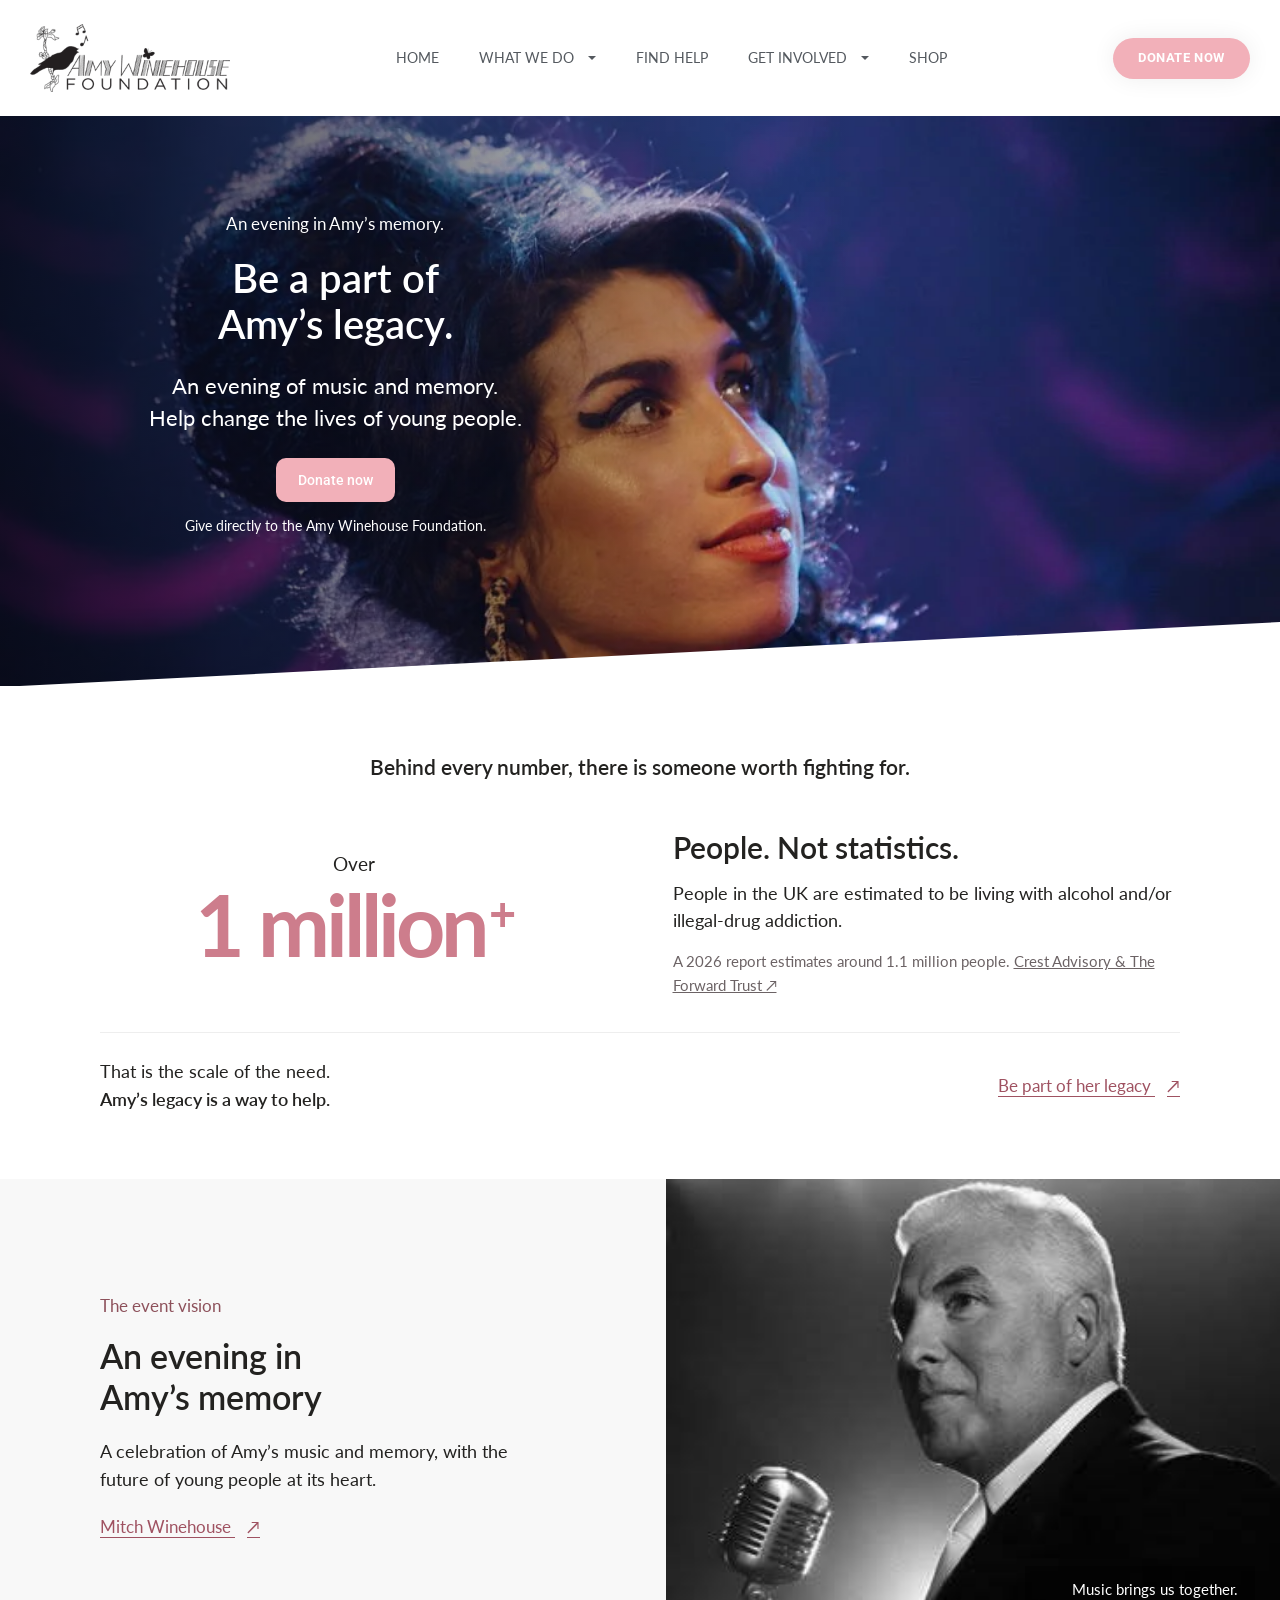
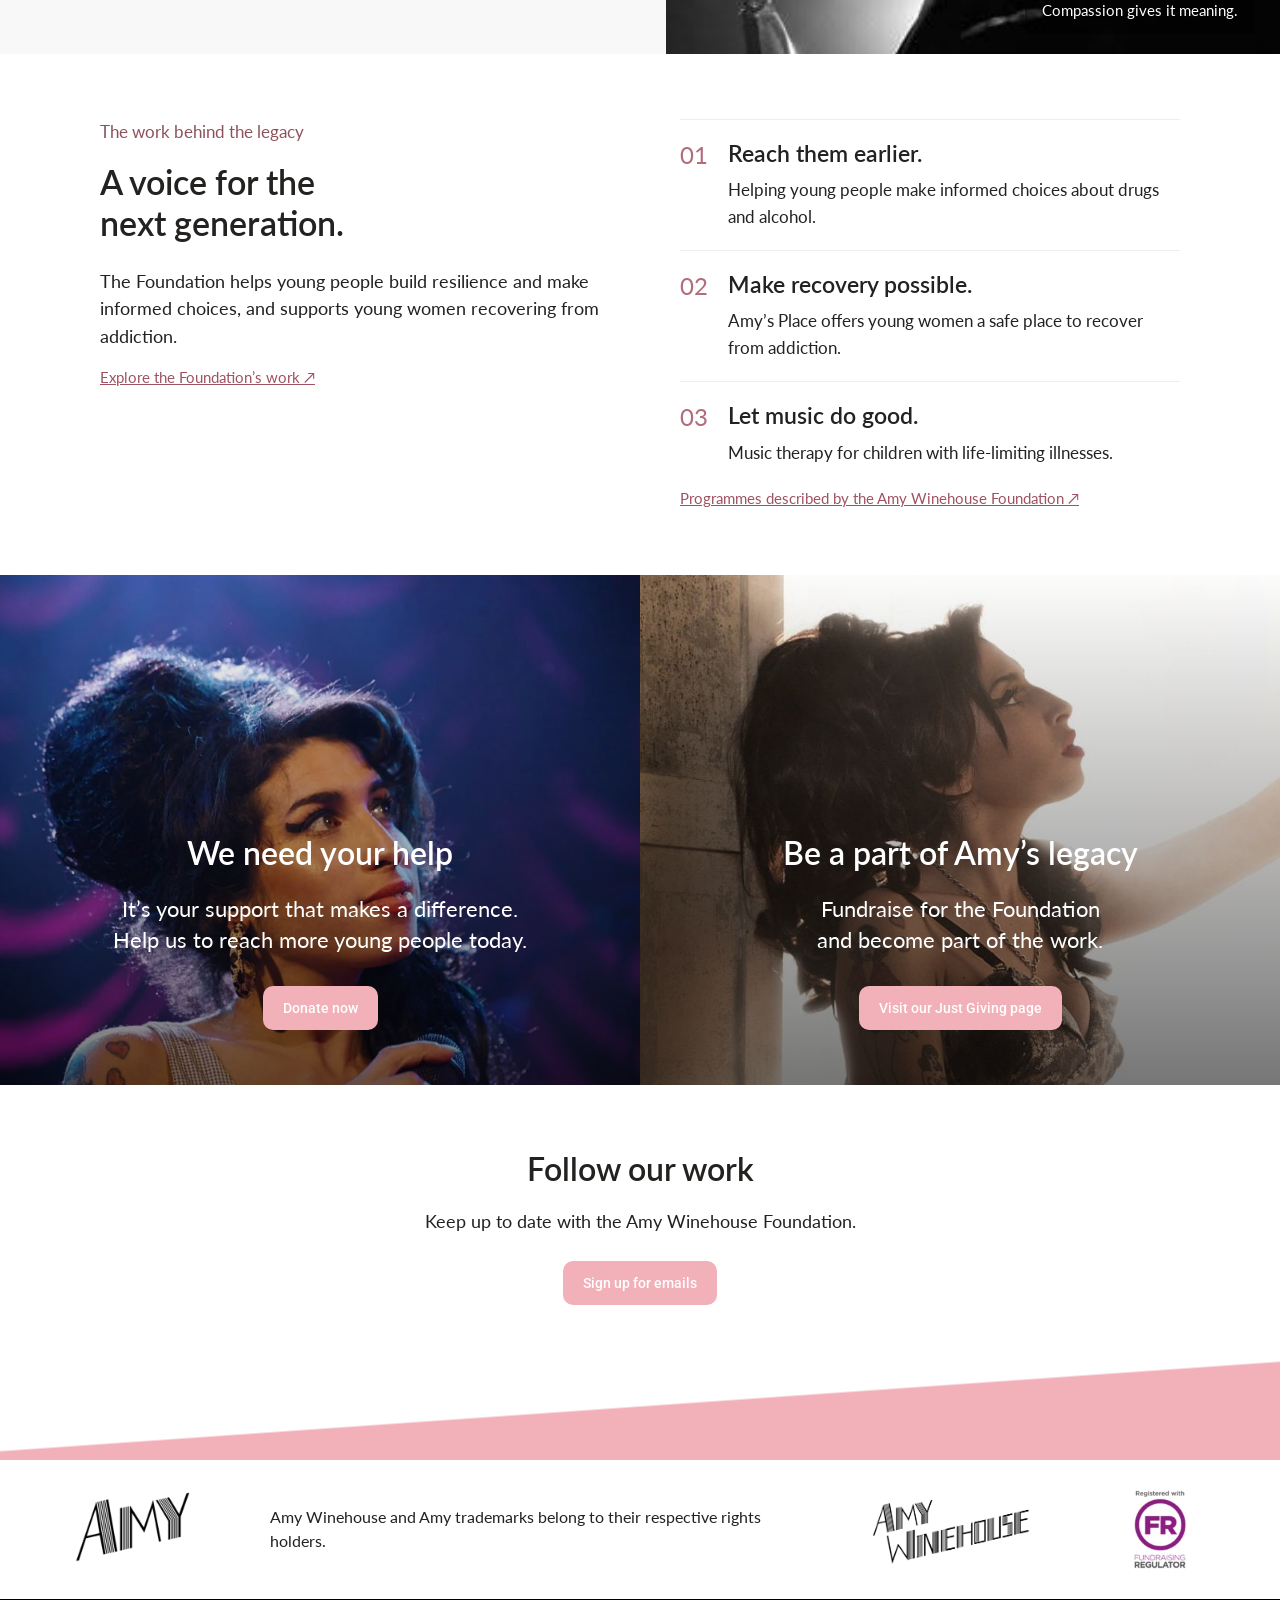
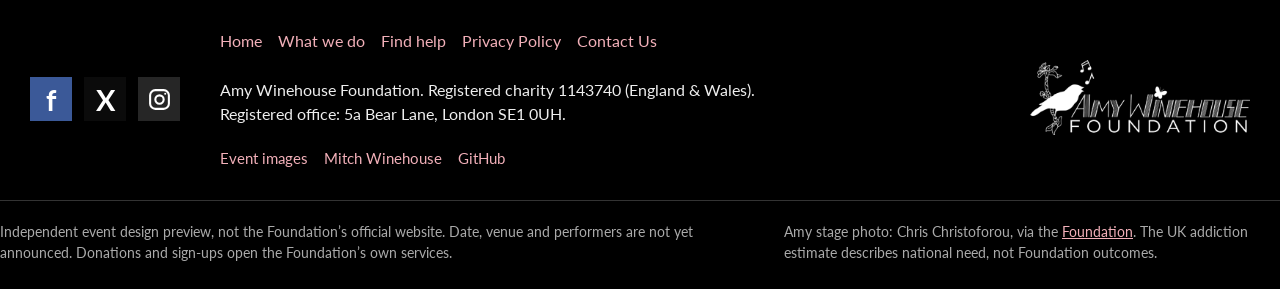
<file: index.html>
<!doctype html>
<html lang="en">
<head>
<meta charset="utf-8">
<meta name="viewport" content="width=device-width,initial-scale=1">
<title>For Amy. For life. | Amy Winehouse Foundation event</title>
<meta name="description" content="An evening in Amy's memory. Support the Amy Winehouse Foundation and help give young people a stronger future.">
<meta property="og:title" content="For Amy. For life.">
<meta property="og:description" content="Her legacy. Their future. Support the Amy Winehouse Foundation.">
<meta property="og:image" content="https://gitteromri-ux.github.io/amy-winehouse-foundation-event/assets/amy-stage.webp">
<meta name="theme-color" content="#100c16">
<link rel="preconnect" href="https://fonts.googleapis.com">
<link rel="preconnect" href="https://fonts.gstatic.com" crossorigin>
<link rel="stylesheet" href="event.css">
</head>
<body>
<header class="site-header">
 <a class="logo" href="https://amywinehousefoundation.org/" aria-label="Amy Winehouse Foundation official website"><img src="assets/foundation-logo-black.png" alt="Amy Winehouse Foundation" width="200" height="68"></a>
 <button class="menu-toggle" aria-expanded="false" aria-controls="foundation-nav" aria-label="Open navigation"><span></span><span></span><span></span></button>
 <nav id="foundation-nav" aria-label="Main navigation">
  <a href="https://amywinehousefoundation.org/">Home</a>
  <details><summary>What we do</summary><div class="dropdown"><a href="https://amywinehousefoundation.org/what-we-do/">Our work</a><a href="https://amywinehousefoundation.org/what-we-do/resilience-work-with-young-people/">Resilience Programme for Schools</a><a href="https://amywinehousefoundation.org/what-we-do/amys-place-recovery-housing-for-young-women/">Amy’s Place</a><a href="https://amywinehousefoundation.org/what-we-do/music-therapy-for-children/">Music therapy for children</a></div></details>
  <a href="https://amywinehousefoundation.org/find-help/">Find help</a>
  <details><summary>Get involved</summary><div class="dropdown"><a href="https://amywinehousefoundation.org/support-our-work/">Donate</a><a href="https://amywinehousefoundation.org/volunteer/">Volunteer</a><a href="https://amywinehousefoundation.org/fundraising/">Challenge yourself</a><a href="#the-evening">The event</a></div></details>
  <a href="https://shop.amywinehousefoundation.org/">Shop</a>
 </nav>
 <a class="button nav-donate" href="https://amywinehousefoundation.org/support-our-work/" target="_blank" rel="noopener">Donate now</a>
</header>
<main>
 <section class="hero" id="top" aria-labelledby="hero-title">
  <div class="portrait" role="img" aria-label="Close-up of Amy Winehouse on stage, her face illuminated by concert lights"></div>
  <div class="stage-light light-one" aria-hidden="true"></div><div class="stage-light light-two" aria-hidden="true"></div>
  <div class="hero-content">
   <p class="hero-intro">An evening in Amy’s memory.</p>
   <h1 id="hero-title">Be a part of <br><span>Amy’s legacy.</span></h1>
   <p class="hero-description">An evening of music and memory.<br>Help change the lives of young people.</p>
   <a class="button hero-donate" href="https://amywinehousefoundation.org/support-our-work/" target="_blank" rel="noopener">Donate now</a>
   <p class="donation-note">Give directly to the Amy Winehouse Foundation.</p>
  </div>
  <div class="hero-bottom" aria-hidden="true"></div>
 </section>
 <section class="reason" id="the-reason" aria-labelledby="reason-title">
  <div class="stat-intro"><p>Behind every number, <br>there is someone worth fighting for.</p><span class="rule" aria-hidden="true"></span></div>
  <div class="stat-layout">
   <div class="number"><span>Over</span><strong>1 million<span class="plus">+</span></strong></div>
   <div class="stat-copy"><h2 id="reason-title">People. <br>Not statistics.</h2><p>People in the UK are estimated to be living with alcohol and/or illegal-drug addiction.</p><p class="stat-source">A 2026 report estimates around 1.1 million people. <a href="https://www.crestadvisory.com/post/addiction-in-the-uk" target="_blank" rel="noopener">Crest Advisory &amp; The Forward Trust ↗</a></p></div>
  </div>
  <div class="reason-footer"><p>That is the scale of the need.<br><strong>Amy’s legacy is a way to help.</strong></p><a class="underlined" href="https://amywinehousefoundation.org/support-our-work/" target="_blank" rel="noopener">Be part of her legacy <span aria-hidden="true">↗</span></a></div>
 </section>
 <section class="evening" id="the-evening" aria-labelledby="evening-title">
  <div class="scene" aria-hidden="true">
   <div class="beam beam-a"></div><div class="beam beam-b"></div><div class="beam beam-c"></div>
   <div class="stage-floor"></div><div class="scene-glow"></div>
   <img src="assets/mitch-microphone.png" alt="" class="mitch-stage">
   <svg class="sound-lines" viewBox="0 0 900 600" fill="none"><path d="M-100 470 Q450 80 1000 470 M-100 500 Q450 110 1000 500 M-100 530 Q450 140 1000 530" stroke="currentColor" stroke-width=".6"/></svg>
  </div>
  <div class="evening-copy"><p class="section-intro">The event vision</p><h2 id="evening-title">An evening in<br><span>Amy’s memory</span></h2><p>A celebration of Amy’s music and memory, with the future of young people at its heart.</p><a href="mitch.html" class="underlined">Mitch Winehouse <span aria-hidden="true">↗</span></a></div>
  <div class="evening-caption">Music brings us together.<br>Compassion gives it meaning.</div>
 </section>
 <section class="impact" id="the-foundation" aria-labelledby="impact-title">
  <div class="impact-heading"><p class="section-intro">The work behind the legacy</p><h2 id="impact-title">A voice for the<br>next generation.</h2><p>The Foundation helps young people build resilience and make informed choices, and supports young women recovering from addiction. <a class="inline-source" href="https://amywinehousefoundation.org/" target="_blank" rel="noopener">Explore the Foundation’s work ↗</a></p></div>
  <div class="impact-list">
   <article><span class="index">01</span><div><h3>Reach them earlier.</h3><p>Helping young people make informed choices about drugs and alcohol.</p></div></article>
   <article><span class="index">02</span><div><h3>Make recovery possible.</h3><p>Amy’s Place offers young women a safe place to recover from addiction.</p></div></article>
   <article><span class="index">03</span><div><h3>Let music do good.</h3><p>Music therapy for children with life-limiting illnesses.</p></div></article>
   <a class="programme-source" href="https://amywinehousefoundation.org/" target="_blank" rel="noopener">Programmes described by the Amy Winehouse Foundation ↗</a>
  </div>
 </section>
 <section class="closing" aria-label="Support Amy’s legacy">
  <article class="support-panel support-amy"><div><h2>We need your help</h2><p>It’s your support that makes a difference.<br>Help us to reach more young people today.</p><a class="button" href="https://amywinehousefoundation.org/support-our-work/" target="_blank" rel="noopener">Donate now</a></div></article>
  <article class="support-panel support-legacy"><div><h2>Be a part of Amy’s legacy</h2><p>Fundraise for the Foundation<br>and become part of the work.</p><a class="button" href="https://www.justgiving.com/amywinehousefoundation" target="_blank" rel="noopener">Visit our Just Giving page</a></div></article>
 </section>
 <section class="follow"><h2>Follow our work</h2><p>Keep up to date with the Amy Winehouse Foundation.</p><a class="button" href="https://app.etapestry.com/onlineforms/AmyWinehouseFoundationTrading/emailsignup.html" target="_blank" rel="noopener">Sign up for emails</a></section>
</main>
<footer>
 <div class="footer-slope" aria-hidden="true"></div>
 <div class="brand-strip"><img src="assets/amy-wordmark.webp" alt="Amy" width="120" height="81"><p>Amy Winehouse and Amy trademarks belong to their respective rights holders.</p><img src="assets/amy-winehouse-wordmark.webp" alt="Amy Winehouse" width="160" height="69"><a href="https://amywinehousefoundation.org/" class="regulator" aria-label="View the Foundation’s official registration information"><img src="assets/fundraising-regulator.webp" alt="Fundraising Regulator registration shown on the Foundation’s official website" width="100" height="83"></a></div>
 <div class="footer-main">
  <div class="socials"><a href="https://www.facebook.com/amywinehousefoundation/" aria-label="Foundation Facebook" class="facebook">f</a><a href="https://x.com/AmysFoundation" aria-label="Foundation X" class="twitter">X</a><a href="https://www.instagram.com/amysfoundation/" aria-label="Foundation Instagram" class="instagram"><svg viewBox="0 0 24 24" aria-hidden="true"><rect x="3" y="3" width="18" height="18" rx="5"/><circle cx="12" cy="12" r="4"/><circle cx="17.5" cy="6.5" r="1" fill="currentColor" stroke="none"/></svg></a></div>
  <div class="footer-information"><nav aria-label="Footer navigation"><a href="https://amywinehousefoundation.org/">Home</a><a href="https://amywinehousefoundation.org/what-we-do/">What we do</a><a href="https://amywinehousefoundation.org/find-help/">Find help</a><a href="https://amywinehousefoundation.org/privacy-notice/">Privacy Policy</a><a href="mailto:info@amywinehousefoundation.org">Contact Us</a></nav><p>Amy Winehouse Foundation. Registered charity 1143740 (England &amp; Wales).<br>Registered office: 5a Bear Lane, London SE1 0UH.</p><nav class="resource-links" aria-label="Event resources"><a href="images.html">Event images</a><a href="mitch.html">Mitch Winehouse</a><a href="https://github.com/gitteromri-ux/amy-winehouse-foundation-event">GitHub</a></nav></div>
  <a class="footer-logo" href="https://amywinehousefoundation.org/"><img src="assets/foundation-logo.png" alt="Amy Winehouse Foundation" width="220" height="75"></a>
 </div>
 <div class="footer-notes"><p>Independent event design preview, not the Foundation’s official website. Date, venue and performers are not yet announced. Donations and sign-ups open the Foundation’s own services.</p><p>Amy stage photo: Chris Christoforou, via the <a href="https://amywinehousefoundation.org/">Foundation</a>. The UK addiction estimate describes national need, not Foundation outcomes.</p></div>
</footer>
<script>const toggle=document.querySelector('.menu-toggle'),nav=document.querySelector('#foundation-nav');toggle.addEventListener('click',()=>{const open=toggle.getAttribute('aria-expanded')!=='true';toggle.setAttribute('aria-expanded',String(open));nav.classList.toggle('is-open',open)});document.addEventListener('keydown',e=>{if(e.key==='Escape'){document.querySelectorAll('details[open]').forEach(d=>d.open=false);toggle.setAttribute('aria-expanded','false');nav.classList.remove('is-open')}});</script>
</body>
</html>
</file>
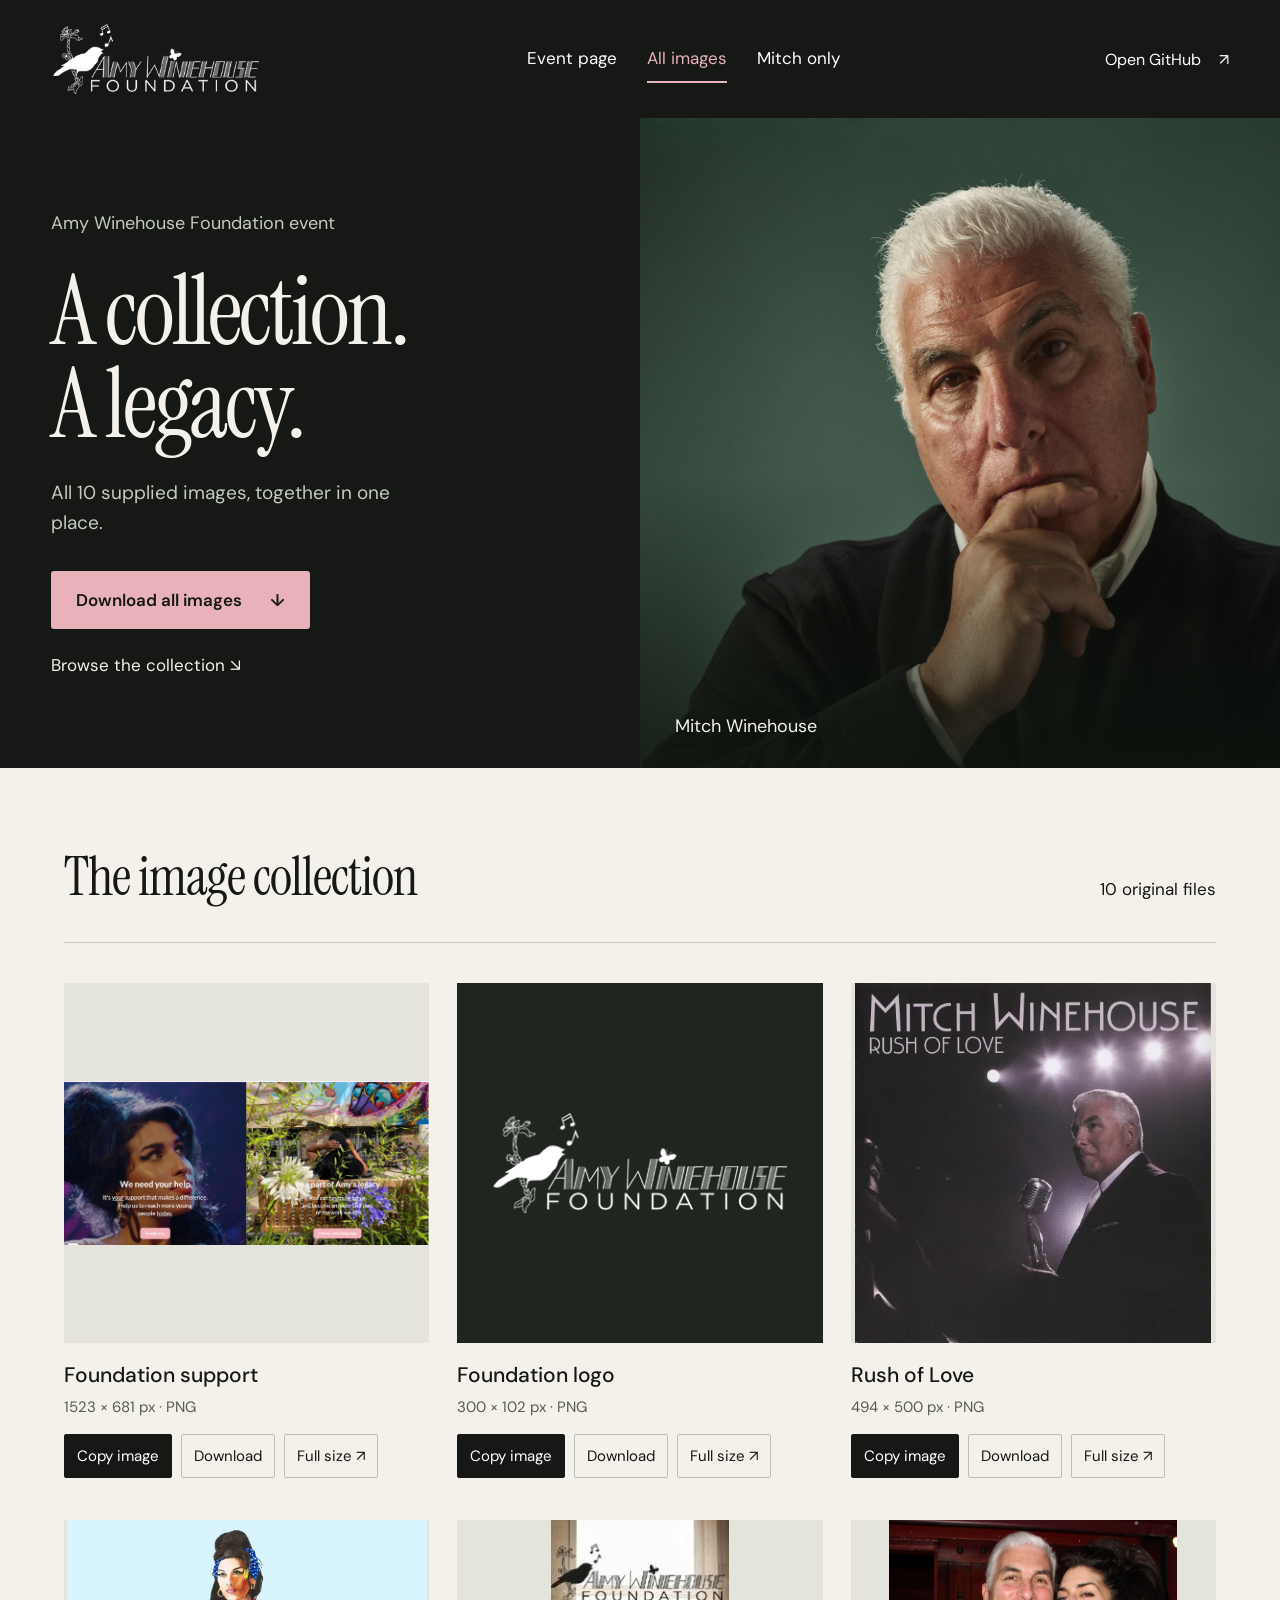
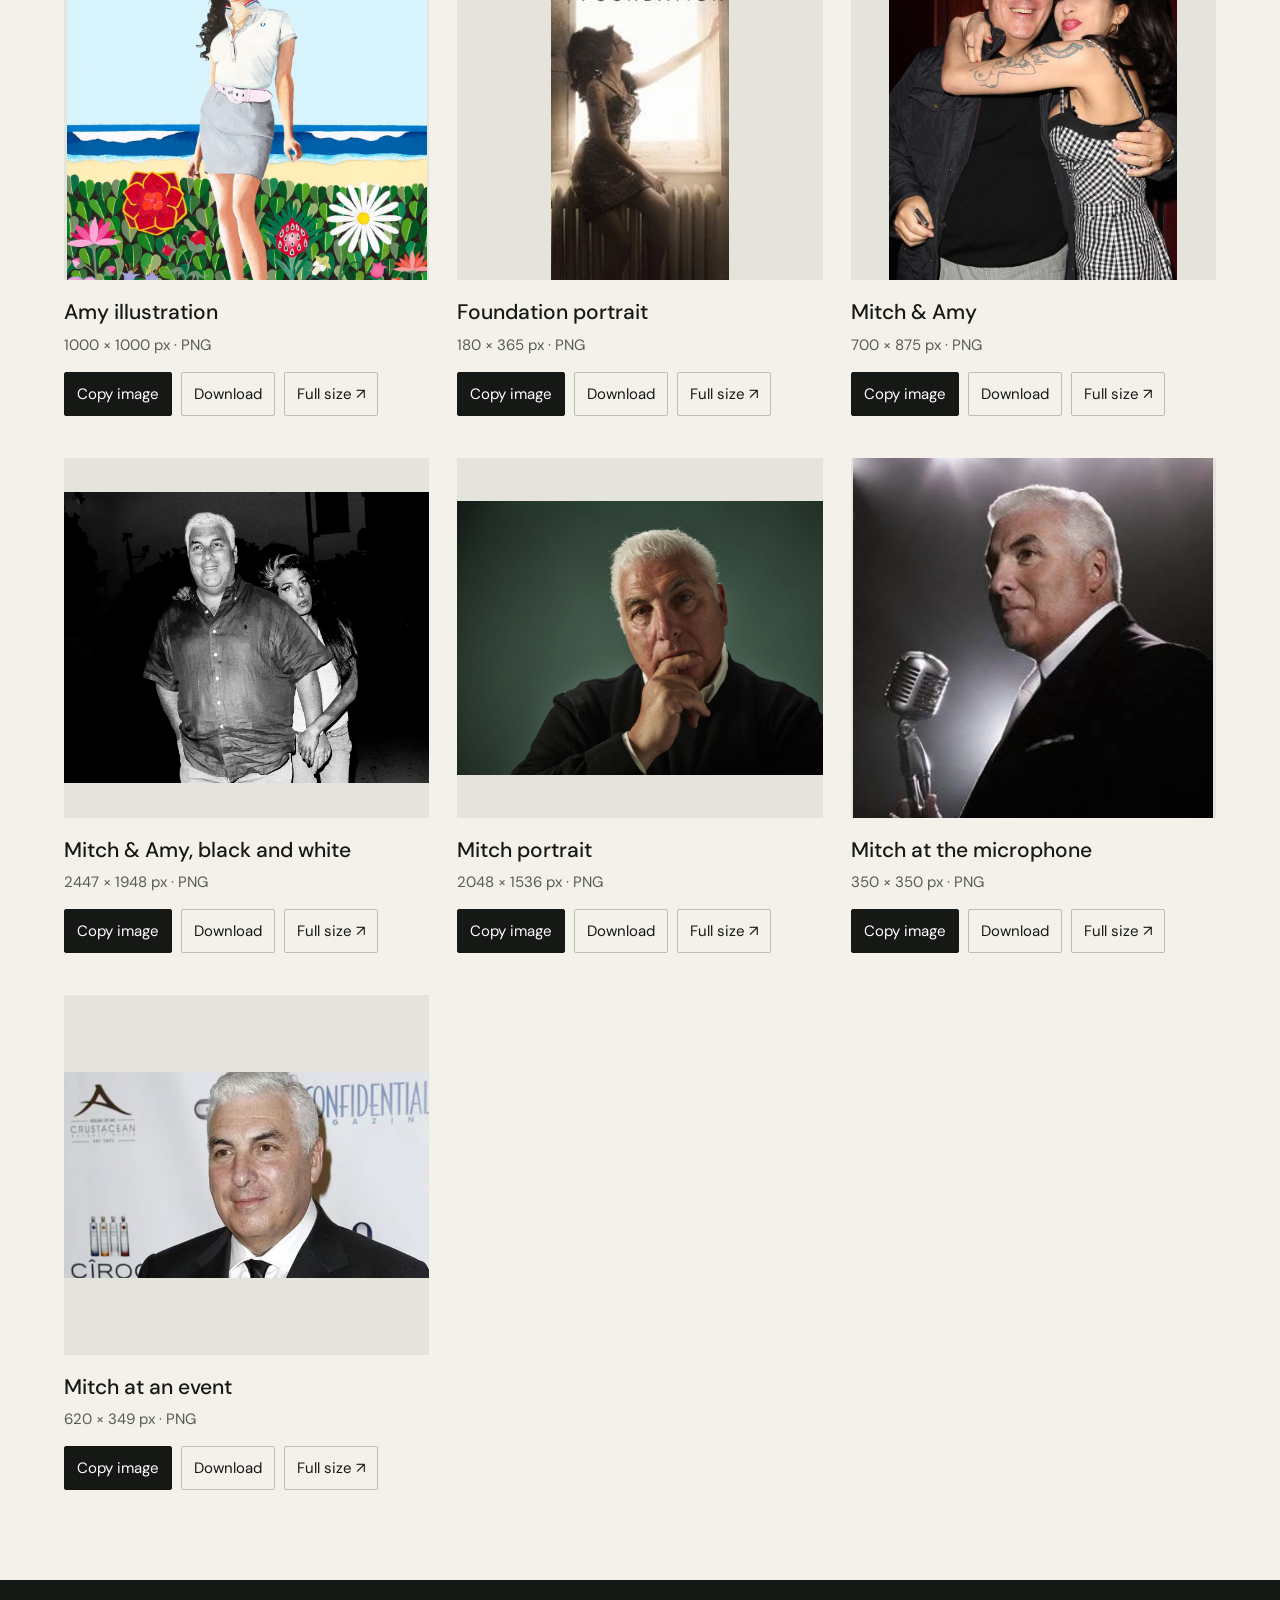
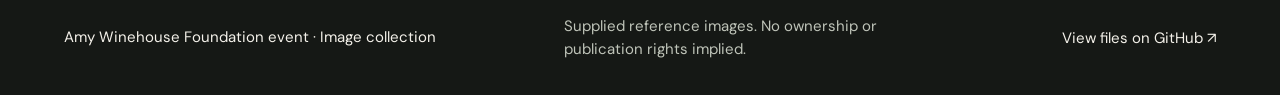
<file: images.html>
<!doctype html>
<html lang="en">
<head>
  <meta charset="utf-8">
  <meta name="viewport" content="width=device-width,initial-scale=1">
  <title>Amy Winehouse Foundation event | Image collection</title>
  <meta name="description" content="Supplied image collection for the Amy Winehouse Foundation event, with a separate Mitch Winehouse gallery.">
  <link rel="stylesheet" href="style.css">
  <script src="gallery.js" defer></script>
</head>
<body>
  <header class="header">
    <a class="brand" href="index.html" aria-label="All event images"><img src="assets/foundation-logo.png" alt="Amy Winehouse Foundation"></a>
    <nav aria-label="Collections"><a href="index.html">Event page</a><a href="images.html" data-nav="all">All images</a><a href="mitch.html" data-nav="mitch">Mitch only</a></nav>
    <a class="repo" href="https://github.com/gitteromri-ux/amy-winehouse-foundation-event" target="_blank" rel="noopener">Open GitHub <span aria-hidden="true">↗</span></a>
  </header>
  <main>
    <section class="hero">
      <div class="hero-copy">
        <p class="context">Amy Winehouse Foundation event</p>
        <h1 id="headline">A collection.<br>A legacy.</h1>
        <p class="intro" id="intro">All 10 supplied images, together in one place.</p>
        <a class="primary" id="zip" href="downloads/all-event-images.zip" download>Download all images <span aria-hidden="true">↓</span></a>
        <a class="text-link" href="#collection">Browse the collection <span aria-hidden="true">↘</span></a>
      </div>
      <div class="hero-photo"><img src="assets/mitch-portrait.png" alt="Mitch Winehouse portrait"><span class="photo-caption">Mitch Winehouse</span></div>
    </section>
    <section class="collection" id="collection">
      <div class="section-head"><h2 id="collection-title">The image collection</h2><p id="count">10 original files</p></div>
      <div class="grid" id="gallery"></div>
    </section>
  </main>
  <footer><p>Amy Winehouse Foundation event · Image collection</p><p>Supplied reference images. No ownership or publication rights implied.</p><a href="https://github.com/gitteromri-ux/amy-winehouse-foundation-event" target="_blank" rel="noopener">View files on GitHub ↗</a></footer>
  <div id="status" role="status" aria-live="polite"></div>
</body>
</html>
</file>
<file: event.css>
@import url('https://fonts.googleapis.com/css2?family=Lato:wght@400;500;600;700&family=Roboto:wght@400;500;700&display=swap');
:root{--pink:#f2b0b9;--text:#232220;--grey:#54595f}*{box-sizing:border-box}html{scroll-behavior:smooth;scroll-padding-top:30px}body{margin:0;color:var(--text);background:white;font-family:Lato,sans-serif;font-size:18px;font-weight:400}a{color:inherit;text-decoration:none}p{margin:0;line-height:1.55}h1,h2,h3{margin:0;font-weight:600;line-height:1.2}a:focus-visible,button:focus-visible,summary:focus-visible{outline:3px solid #a84759;outline-offset:4px}h2{font-size:32px}.site-header{display:flex;align-items:center;justify-content:space-between;gap:26px;max-width:1400px;margin:auto;padding:24px 30px;min-height:116px;position:relative;z-index:20;background:#fff}.logo img{display:block;width:200px;height:68px;object-fit:contain}.site-header nav{display:flex;align-items:center;justify-content:center;gap:0;flex-wrap:wrap;max-width:760px}.site-header nav>a,.site-header summary{font-size:14px;font-weight:400;color:var(--grey);text-transform:uppercase;display:flex;align-items:center;padding:16px 20px;cursor:pointer;line-height:1.15;white-space:nowrap}.site-header summary{list-style:none;gap:14px}.site-header summary::-webkit-details-marker{display:none}.site-header summary:after{content:"";border:4px solid transparent;border-top-color:var(--grey);transform:translateY(2px)}details{position:relative}.dropdown{position:absolute;top:100%;left:0;min-width:275px;background:#fff;box-shadow:0 6px 20px #0002;padding:12px 0;border-top:3px solid var(--pink)}.dropdown a{display:block;font-size:15px;padding:13px 20px;color:var(--grey);line-height:1.4}.dropdown a:hover{background:#faf0f2}.button{font-family:Roboto,sans-serif;font-size:14px;font-weight:500;display:inline-flex;align-items:center;justify-content:center;background:var(--pink);color:#fff;padding:14px 20px;min-height:44px;border-radius:10px;line-height:1.15;text-align:center;transition:background .2s}.button:hover{background:#d996a1}.nav-donate{font-size:13px;text-transform:uppercase;letter-spacing:.6px;min-height:41px;height:41px;width:137px;min-width:137px;padding:14px 16px;border-radius:100px;box-shadow:0 0 24px #00000012;font-weight:700}.menu-toggle{display:none}.hero{height:570px;position:relative;overflow:hidden;color:#fff;background:#17172a}.portrait{position:absolute;inset:0;background-image:linear-gradient(90deg,#080915cc 0%,#08091570 38%,transparent 67%),url('assets/amy-stage.webp');background-size:cover,auto 148%;background-repeat:no-repeat;background-position:center,85% 40%}.hero-content{position:relative;width:50%;max-width:650px;padding:95px 40px 90px;margin-left:max(0px,calc((100vw - 1250px)/2));text-align:center}.hero-intro{font-size:17px;margin-bottom:18px}.hero h1{font-size:40px;line-height:1.15;font-weight:600;margin-bottom:23px}.hero-description{font-size:22.4px;line-height:1.4;margin-bottom:25px}.hero .button{font-size:14px;padding:14px 22px}.donation-note{font-size:14px;margin:14px auto 0;max-width:340px;line-height:1.45}.hero-bottom{position:absolute;bottom:-1px;left:0;right:0;height:65px;background:white;clip-path:polygon(0 100%,100% 0,100% 100%)}.stage-light,.beam,.stage-floor,.scene-glow,.sound-lines{display:none}.reason{max-width:1140px;margin:auto;padding:65px 30px}.stat-intro{font-size:21px;font-weight:600;text-align:center}.stat-intro br{display:none}.rule{display:none}.stat-layout{display:grid;grid-template-columns:1fr 1fr;gap:65px;align-items:center;margin:45px 0 35px}.number{text-align:center}.number>span{font-size:19px}.number strong{display:block;font-size:86px;font-weight:700;line-height:1.15;color:#cd7d8c;letter-spacing:-4px;white-space:nowrap}.plus{font-size:.55em;vertical-align:top;padding-left:3px;line-height:1.6}.stat-copy h2{font-size:30px;margin-bottom:15px}.stat-copy h2 br{display:none}.stat-copy>p{font-size:18px}.stat-source{font-size:15px!important;margin-top:15px;color:#6c6365}.stat-source a{text-decoration:underline}.reason-footer{border-top:1px solid #eee;padding-top:25px;display:flex;align-items:center;justify-content:space-between;gap:25px;font-size:18px}.reason-footer strong{font-weight:600}.underlined{color:#9f5261;text-decoration:underline;text-underline-offset:4px;font-size:17px;line-height:1.5}.underlined span{padding-left:12px}.evening{background:#f8f8f8;position:relative;min-height:475px;overflow:hidden;padding:65px max(30px,calc((100vw - 1080px)/2));display:flex;align-items:center}.scene{position:absolute;inset:0 0 0 52%;background:#1f1f21}.mitch-stage{width:100%;height:100%;object-fit:cover;object-position:50% 30%;filter:grayscale(1)}.evening-copy{width:46%;position:relative;z-index:1;padding-right:30px}.section-intro{font-size:17px;color:#8d515b;margin-bottom:17px}.evening h2{font-size:34px}.evening-copy>p:not(.section-intro){font-size:18px;max-width:460px;margin:20px 0}.evening-caption{position:absolute;right:25px;bottom:20px;background:#0007;padding:13px 17px;color:#fff;font-size:15px;line-height:1.4;text-align:right}.impact{max-width:1140px;margin:auto;padding:65px 30px;display:grid;grid-template-columns:1fr 1fr;gap:80px}.impact h2{font-size:34px}.impact-heading>p:last-child{font-size:18px;margin-top:24px}.inline-source{display:block;font-size:15px;color:#9f5261;text-decoration:underline;margin-top:15px}.impact-list article{display:flex;gap:20px;border-top:1px solid #eee;padding:20px 0}.index{font-size:24px;color:#b36c7b}.impact-list h3{font-size:23px}.impact-list p{font-size:17px;margin-top:10px}.programme-source{font-size:15px;color:#9f5261;text-decoration:underline;line-height:1.5}.closing{display:grid;grid-template-columns:1fr 1fr}.support-panel{min-height:510px;display:flex;align-items:flex-end;justify-content:center;padding:55px 35px;color:white;text-align:center;background-size:cover;background-position:center;position:relative}.support-panel:before{content:"";position:absolute;inset:0;background:linear-gradient(transparent,#0008)}.support-panel>div{position:relative;z-index:1;max-width:510px}.support-panel h2{font-size:32px}.support-panel p{font-size:22px;line-height:1.4;margin:22px 0 30px}.support-amy{background-image:url('assets/amy-stage.webp');background-position:48% 30%}.support-legacy{background-image:url('assets/amy-foundation-cover.jpg');background-position:39% center}.follow{text-align:center;padding:65px 25px 50px}.follow h2{font-size:32px}.follow p{font-size:18px;margin:20px 0 25px}footer{background:#000}.footer-slope{height:105px;background:linear-gradient(176deg,#fff 0%,#fff 49%,var(--pink) 50%,var(--pink) 100%)}.brand-strip{background:#fff;display:flex;align-items:center;justify-content:space-between;gap:30px;padding:28px max(30px,calc((100vw - 1140px)/2));color:#232220}.brand-strip>img:first-child{width:120px;height:auto}.brand-strip>img:nth-of-type(2){width:160px;height:auto}.brand-strip p{font-size:16px;max-width:520px;flex:1}.regulator img{width:100px;height:auto;display:block}.footer-main{max-width:1400px;margin:auto;display:grid;grid-template-columns:150px 1fr 220px;gap:40px;align-items:center;padding:30px}.socials{display:flex;gap:12px}.socials a{width:42px;height:44px;display:flex;align-items:center;justify-content:center;color:#fff;font-size:29px;font-weight:700}.facebook{background:#3b5998}.twitter{background:#0b0b0b}.instagram{background:#262626}.instagram svg{width:25px;height:25px;fill:none;stroke:currentColor;stroke-width:2}.footer-information nav{display:flex;flex-wrap:wrap;gap:16px;color:var(--pink);font-size:16px;line-height:1.5}.footer-information p{font-size:16px;color:#eee;margin-top:25px}.footer-information .resource-links{margin-top:20px;font-size:15px}.footer-logo img{width:220px;height:auto}.footer-notes{max-width:1340px;margin:auto;border-top:1px solid #333;padding:20px 0 25px;display:grid;grid-template-columns:1.5fr 1fr;gap:40px;color:#aaa;font-size:14px;line-height:1.5}.footer-notes a{color:var(--pink);text-decoration:underline}
@media(max-width:1150px){.site-header{gap:20px}.site-header nav{max-width:510px}.site-header nav>a,.site-header summary{padding:15px 18px}.site-header{min-height:128px}.hero-content{padding:90px 28px;width:50%}.portrait{background-position:center,80% 40%}.hero h1{font-size:36px}.hero-description{font-size:21px}.number strong{font-size:76px}.impact{gap:40px}.footer-main{grid-template-columns:135px 1fr 200px;gap:25px}.footer-logo img{width:200px}.footer-notes{margin:0 30px}.brand-strip{gap:25px;padding:25px 30px}}
@media(max-width:760px){h2{font-size:28px}.site-header{min-height:96px;padding:16px 20px;flex-wrap:wrap;gap:15px}.logo img{width:150px;height:51px}.nav-donate{width:118px;min-width:118px;font-size:11px;height:39px;min-height:39px;padding:12px 14px;order:2}.menu-toggle{display:flex;flex-direction:column;gap:4px;align-items:center;justify-content:center;background:transparent;border:0;width:30px;height:38px;padding:4px;cursor:pointer;order:3}.menu-toggle span{width:22px;height:2px;background:#54595f}.site-header nav{display:none;order:4;width:100%;max-width:none;align-items:stretch;flex-direction:column;border-top:1px solid #eee;padding-top:10px}.site-header nav.is-open{display:flex}.site-header nav>a,.site-header summary{padding:14px 0}.dropdown{position:static;box-shadow:none;border-top:0;border-left:2px solid var(--pink);margin-left:8px;min-width:0}.dropdown a{font-size:14px;padding:10px 16px}.hero{height:690px}.portrait{background-image:linear-gradient(0deg,#111221 0%,#11122199 32%,transparent 68%),url('assets/amy-stage.webp');background-size:cover,auto 90%;background-position:center,54% top}.hero-content{width:100%;max-width:none;padding:350px 25px 70px;margin:0}.hero-intro{font-size:15px;margin-bottom:10px}.hero h1{font-size:32px;margin-bottom:15px}.hero h1 br{display:none}.hero-description{font-size:19px;margin-bottom:20px}.donation-note{font-size:13px;margin-top:12px}.hero-bottom{height:30px}.reason{padding:40px 24px}.stat-intro{font-size:19px}.stat-layout{display:block;margin:28px 0}.number strong{font-size:76px;letter-spacing:-3px}.number>span{font-size:17px}.stat-copy{margin-top:25px}.stat-copy h2{font-size:28px}.stat-copy>p{font-size:17px}.reason-footer{display:block;font-size:17px}.reason-footer .underlined{display:inline-block;margin-top:20px}.evening{display:block;padding:35px 24px 340px;min-height:650px}.scene{inset:auto 0 0;height:310px}.mitch-stage{object-fit:contain;object-position:center}.evening-copy{width:100%;padding:0}.evening h2{font-size:30px}.evening-copy>p:not(.section-intro){font-size:17px}.evening-caption{font-size:14px;bottom:15px;right:15px;padding:10px}.impact{display:block;padding:40px 24px}.impact h2{font-size:30px}.impact-heading>p:last-child{font-size:17px;margin-top:20px}.impact-list{margin-top:30px}.impact-list h3{font-size:22px}.impact-list p{font-size:17px}.closing{grid-template-columns:1fr}.support-panel{min-height:440px;padding:40px 24px}.support-panel h2{font-size:28px}.support-panel p{font-size:20px;margin:20px 0 25px}.follow{padding:40px 24px}.follow h2{font-size:28px}.follow p{font-size:17px}.footer-slope{height:70px}.brand-strip{flex-wrap:wrap;justify-content:center;gap:24px;padding:25px 24px}.brand-strip>img:first-child{width:95px}.brand-strip>img:nth-of-type(2){width:130px}.brand-strip p{flex-basis:calc(100% - 125px);font-size:14px;min-width:180px}.regulator img{width:80px}.footer-main{display:flex;flex-direction:column;align-items:stretch;gap:28px;padding:30px 24px}.socials{justify-content:center}.footer-information nav{justify-content:center;font-size:15px;gap:12px}.footer-information p{text-align:center;font-size:15px;line-height:1.6;margin-top:22px}.footer-logo{align-self:center}.footer-notes{margin:0 24px;padding:20px 0;display:block;font-size:13px}.footer-notes p+p{margin-top:14px}}
@media(max-width:365px){.site-header{padding:15px;gap:10px}.logo img{width:130px;height:auto}.nav-donate{width:107px;min-width:107px;font-size:10px}.hero h1{font-size:29px}.hero-description{font-size:18px}.number strong{font-size:68px}}
@media(min-width:761px){.portrait{background-size:cover,cover;background-position:center,center 42%}}
@media(prefers-reduced-motion:reduce){html{scroll-behavior:auto}*{transition:none!important}}
</file>
<file: style.css>
@import url('https://fonts.googleapis.com/css2?family=DM+Sans:wght@400;500;600;700&family=Instrument+Serif:ital@0;1&display=swap');
:root{--ink:#151815;--paper:#f4f1ea;--accent:#e9b1ba;--muted:#c5c9c1}
*{box-sizing:border-box}html{scroll-behavior:smooth;scroll-padding-top:25px}body{margin:0;background:var(--paper);color:var(--ink);font-family:"DM Sans",sans-serif;font-size:17px}a{color:inherit;text-decoration:none}button{font:inherit}a:focus-visible,button:focus-visible{outline:3px solid #be4860;outline-offset:5px}.header{min-height:110px;padding:24px 4%;display:flex;align-items:center;justify-content:space-between;gap:24px;background:var(--ink);color:white}.brand img{display:block;width:210px;height:70px;object-fit:contain}.header nav{display:flex;gap:30px}.header nav a{padding:12px 0;border-bottom:2px solid transparent}.header nav a[aria-current=page]{border-color:var(--accent);color:var(--accent)}.repo{font-size:16px}.repo span{padding-left:14px}.hero{display:grid;grid-template-columns:1fr 1fr;background:var(--ink);color:var(--paper);min-height:650px}.hero-copy{padding:65px 8% 65px 8%;align-self:center}.context{font-size:18px;max-width:330px;line-height:1.5;color:var(--muted);margin:0 0 28px}h1{font-family:"Instrument Serif",Georgia,serif;font-size:clamp(70px,7.6vw,120px);line-height:.95;font-weight:400;letter-spacing:-3px;margin:0 0 28px}.intro{font-size:19px;line-height:1.6;max-width:350px;color:var(--muted);margin:0 0 32px}.primary{background:var(--accent);color:var(--ink);display:inline-flex;gap:28px;align-items:center;padding:18px 25px;font-weight:600;border-radius:3px}.primary:hover{background:#f4c5cc}.text-link{display:block;margin-top:25px;font-size:17px}.hero-photo{position:relative;overflow:hidden;min-height:650px}.hero-photo:after{content:"";position:absolute;inset:55% 0 0;background:linear-gradient(transparent,#111711c9);pointer-events:none}.hero-photo img{width:100%;height:100%;object-fit:cover;object-position:55% 40%;display:block;position:absolute}.photo-caption{position:absolute;bottom:30px;left:35px;z-index:1;font-size:18px}.collection{padding:80px 5% 90px}.section-head{display:flex;align-items:baseline;justify-content:space-between;gap:30px;border-bottom:1px solid #c6c7be;padding-bottom:25px;margin-bottom:40px}h2{font-family:"Instrument Serif",Georgia,serif;font-size:clamp(42px,4.2vw,66px);font-weight:400;margin:0;line-height:1.1;letter-spacing:-1px}.section-head p{white-space:nowrap;font-size:17px}.grid{display:grid;grid-template-columns:repeat(3,minmax(0,1fr));gap:42px 28px}.card{min-width:0}.image-wrap{height:360px;display:flex;align-items:center;justify-content:center;background:#e5e4dc;overflow:hidden;position:relative}.image-wrap.logo{background:#20251f}.image-wrap img{width:100%;height:100%;object-fit:contain;transition:transform .3s ease}.image-wrap:hover img{transform:scale(1.025)}.image-wrap.logo img{padding:36px}.card h3{font-size:21px;font-weight:500;margin:19px 0 8px;line-height:1.3}.meta{font-size:15px;color:#565d53;margin:0 0 17px}.actions{display:flex;flex-wrap:wrap;gap:9px}.actions a,.actions button{font-size:15px;min-height:44px;display:inline-flex;align-items:center;justify-content:center;padding:10px 12px;border:1px solid #babeb4;background:transparent;cursor:pointer;border-radius:2px;color:var(--ink)}.actions button{background:var(--ink);color:white;border-color:var(--ink)}.actions a:hover{background:#e3e4db}.actions button:hover{background:#3b4438}footer{background:var(--ink);color:var(--paper);padding:35px 5%;display:flex;gap:22px;flex-wrap:wrap;align-items:center;justify-content:space-between;font-size:15px}footer p{margin:0;line-height:1.5}footer p:nth-child(2){color:#bfc4b9;max-width:370px}#status{position:fixed;bottom:24px;left:50%;transform:translate(-50%,20px);background:#fff;color:var(--ink);box-shadow:0 8px 40px #0003;padding:16px 24px;opacity:0;pointer-events:none;transition:.2s;z-index:10;max-width:calc(100% - 32px);width:max-content;border-radius:4px;font-size:16px}#status.show{opacity:1;transform:translate(-50%,0)}
@media(min-width:1500px){.hero-copy{padding-left:12%}.hero{min-height:720px}.hero-photo{min-height:720px}.image-wrap{height:430px}}
@media(max-width:950px){.grid{grid-template-columns:repeat(2,minmax(0,1fr))}.header{flex-wrap:wrap}.brand img{width:180px}.hero-copy{padding:45px 8%}h1{font-size:78px}.hero,.hero-photo{min-height:590px}.repo{font-size:15px}.header nav{gap:20px}}
@media(max-width:600px){.header{padding:18px 6%;gap:17px}.brand img{width:160px;height:53px}.header nav{order:3;width:100%;justify-content:space-between;border-top:1px solid #465043;padding-top:8px;gap:16px}.repo{font-size:15px}.hero{grid-template-columns:1fr;min-height:0}.hero-copy{padding:45px 6% 40px}.context{font-size:17px;margin-bottom:24px}h1{font-size:79px;letter-spacing:-2px}.intro{font-size:18px;max-width:310px}.hero-photo{min-height:420px}.hero-photo img{object-position:50% 35%}.photo-caption{left:6%;bottom:25px}.collection{padding:48px 6%}.section-head{display:block;padding-bottom:15px;margin-bottom:28px}.section-head p{margin:15px 0 0}.grid{grid-template-columns:1fr;gap:36px}.image-wrap{height:370px}.card h3{font-size:22px}.actions a,.actions button{flex:1;font-size:15px;padding:10px 8px}footer{padding:30px 6%;display:block}footer p{margin-bottom:16px}footer a{display:inline-block;margin-top:6px}}
@media(prefers-reduced-motion:reduce){html{scroll-behavior:auto}*{transition:none!important}}
</file>
